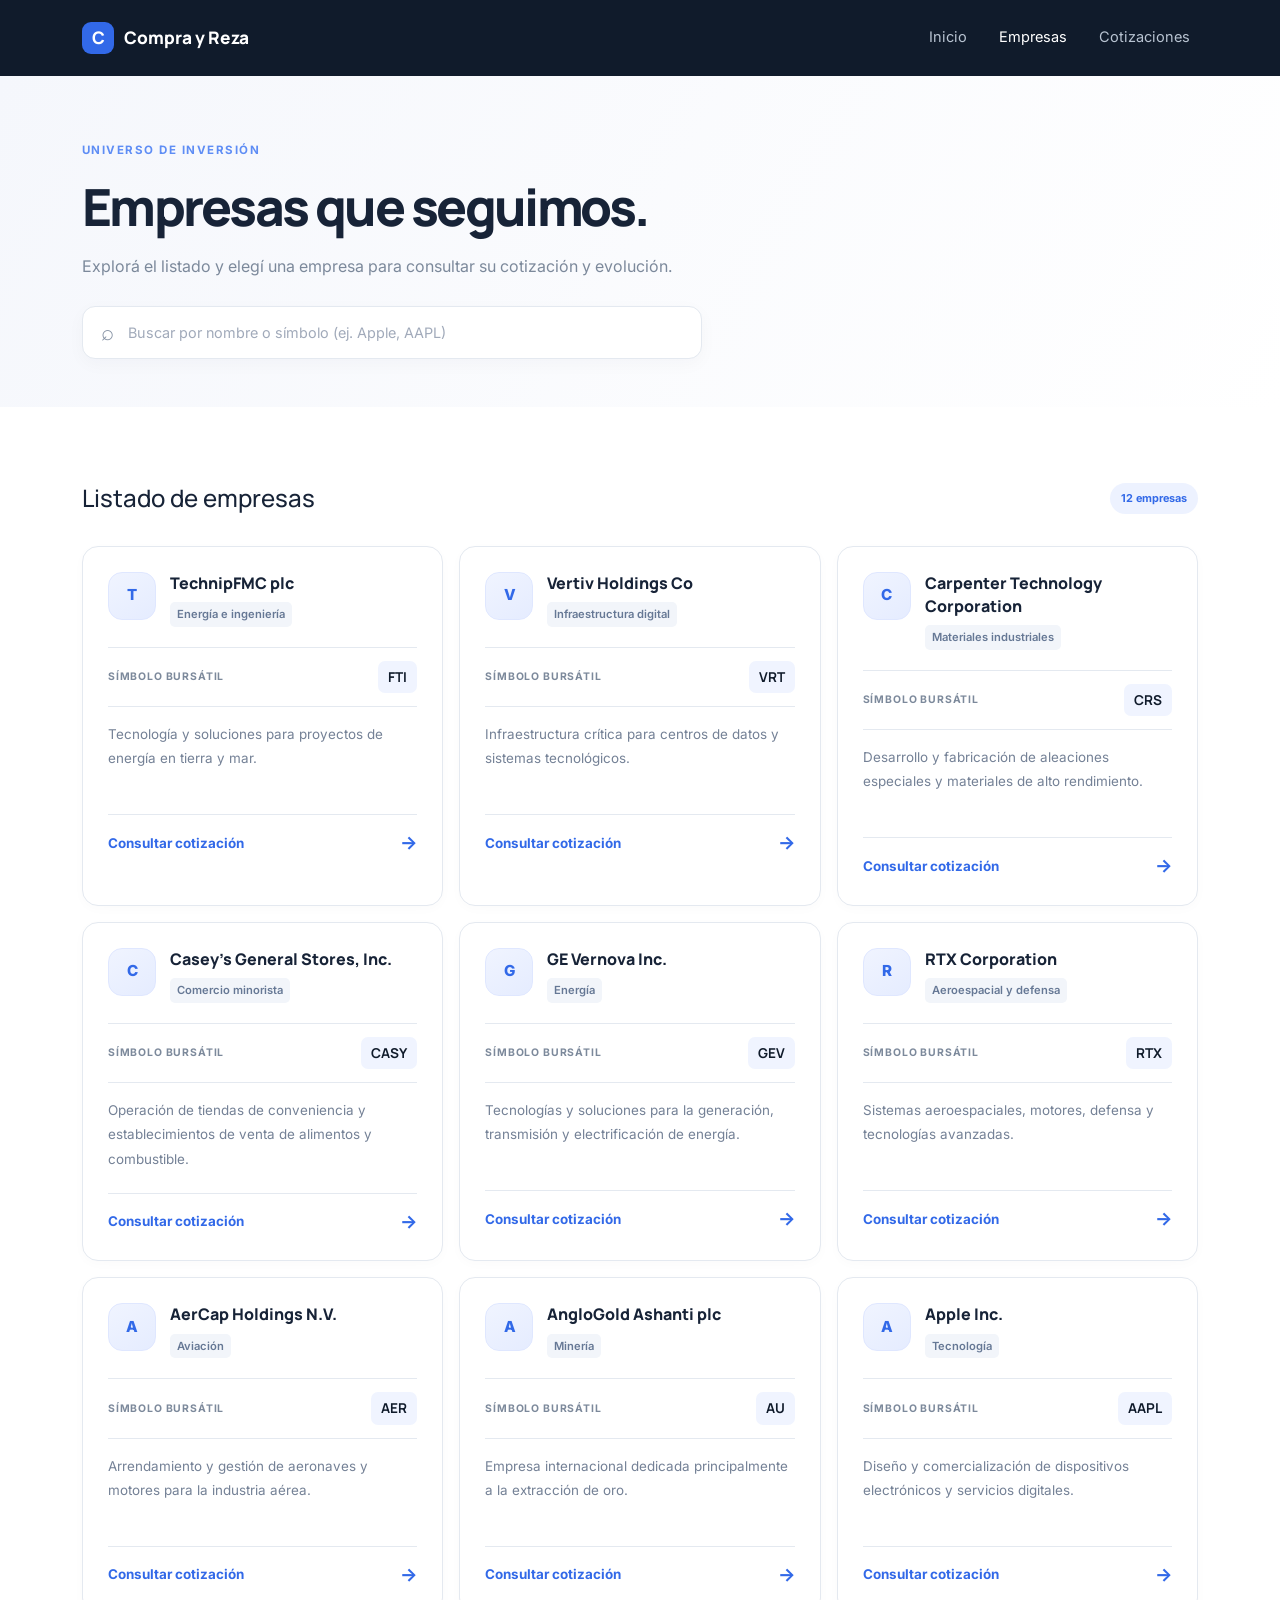
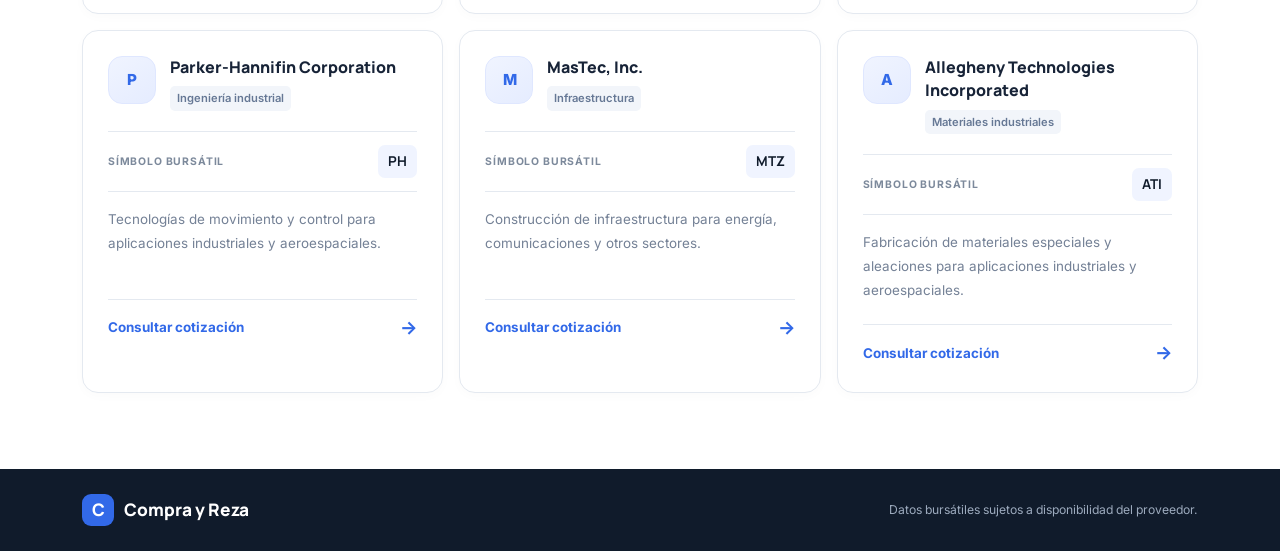
<file: empresas.html>
<!doctype html>
<html lang="es">
<head>
  <meta charset="utf-8"><meta name="viewport" content="width=device-width, initial-scale=1">
  <title>Empresas | Compra y Reza</title>
  <link href="https://fonts.googleapis.com/css2?family=Inter:wght@400;500;600;700&family=Manrope:wght@400;500;600;700;800&display=swap" rel="stylesheet">
  <link href="https://cdn.jsdelivr.net/npm/bootstrap@5.3.3/dist/css/bootstrap.min.css" rel="stylesheet"><link href="css/styles.css" rel="stylesheet">
</head>
<body>
  <nav class="navbar navbar-expand-lg navbar-dark site-nav"><div class="container"><a class="navbar-brand brand" href="index.html"><span class="brand-mark">C</span> Compra y Reza</a><button class="navbar-toggler" type="button" data-bs-toggle="collapse" data-bs-target="#mainNav" aria-controls="mainNav" aria-expanded="false" aria-label="Abrir menú"><span class="navbar-toggler-icon"></span></button><div class="collapse navbar-collapse" id="mainNav"><ul class="navbar-nav ms-auto align-items-lg-center gap-lg-3"><li class="nav-item"><a class="nav-link" href="index.html">Inicio</a></li><li class="nav-item"><a class="nav-link active" href="empresas.html">Empresas</a></li><li class="nav-item"><a class="nav-link" href="cotizaciones.html">Cotizaciones</a></li></ul></div></div></nav>
  <main class="page-main"><section class="page-hero"><div class="container"><div class="eyebrow">UNIVERSO DE INVERSIÓN</div><h1>Empresas que seguimos.</h1><p>Explorá el listado y elegí una empresa para consultar su cotización y evolución.</p><div class="search-wrap"><span>⌕</span><input id="companySearch" type="search" placeholder="Buscar por nombre o símbolo (ej. Apple, AAPL)" aria-label="Buscar empresas"></div></div></section>
  <section class="section-space"><div class="container"><div class="d-flex justify-content-between align-items-center mb-3"><h2 class="h4 mb-0">Listado de empresas</h2><span id="companyCount" class="muted-label"></span></div><div id="companiesGrid" class="row g-3"></div></div></section></main>
  <footer class="site-footer"><div class="container footer-inner"><a class="brand" href="index.html"><span class="brand-mark">C</span> Compra y Reza</a><span>Datos bursátiles sujetos a disponibilidad del proveedor.</span></div></footer>
  <script src="https://cdn.jsdelivr.net/npm/bootstrap@5.3.3/dist/js/bootstrap.bundle.min.js"></script><script src="js/companies.js"></script><script src="js/app.js"></script>
</body></html>
</file>
<file: css/styles.css>
:root{--navy:#101b2b;--navy2:#17263a;--ink:#172337;--muted:#7c899b;--line:#e4e9f0;--blue:#3269e8;--pale:#f5f7fb;--green:#2eaa78}
*{box-sizing:border-box}body{margin:0;font-family:Inter,Arial,sans-serif;color:var(--ink);background:#fff}h1,h2,h3,.brand{font-family:Manrope,Inter,sans-serif}a{text-decoration:none}.site-nav{background:var(--navy);padding:17px 0}.brand{font-weight:800;color:#fff!important;display:inline-flex;align-items:center;gap:10px;font-size:1.08rem}.brand-mark{display:inline-grid;place-items:center;width:32px;height:32px;border-radius:9px;background:var(--blue);color:#fff;font-weight:800}.nav-link{color:#b8c3d1!important;font-size:.91rem}.nav-link:hover,.nav-link.active{color:#fff!important}.hero-section{background:radial-gradient(ellipse at 80% 35%,#203957 0%,transparent 42%),linear-gradient(120deg,#101b2b,#14243a);color:#fff;padding:85px 0 88px}.hero-grid{display:grid;grid-template-columns:1.05fr .95fr;gap:70px;align-items:center}.eyebrow{font-size:.72rem;font-weight:700;letter-spacing:.13em;color:#5e8df5;margin-bottom:17px}.status-dot{display:inline-block;width:7px;height:7px;background:#49d59a;border-radius:50%;margin-right:7px}.hero-copy h1{font-size:clamp(2.6rem,4.5vw,4.25rem);font-weight:800;letter-spacing:-.055em;line-height:1.09;margin-bottom:22px}.hero-copy h1 span{color:#7da1ff}.hero-lead{max-width:530px;color:#bdc8d8;font-size:1.08rem;line-height:1.8}.btn-primary{background:var(--blue);border-color:var(--blue);font-weight:600}.btn-primary:hover{background:#2557c8;border-color:#2557c8}.btn-ghost{color:#fff;border:1px solid #53647b;font-weight:600}.btn-ghost:hover{background:#ffffff12;color:#fff}.hero-note{font-size:.82rem;color:#b8c3d1;margin-top:28px}.hero-note span{color:#49d59a;margin-right:7px}.market-card{background:#fff;color:var(--ink);border-radius:17px;padding:27px;box-shadow:0 24px 60px #0003}.card-topline,.section-heading,.market-foot,.quote-row,.footer-inner,.chart-header{display:flex;align-items:center;justify-content:space-between;gap:16px}.muted-label{color:#8591a3;font-size:.68rem;font-weight:700;letter-spacing:.1em}.market-card h2{font-size:1.25rem;font-weight:800;margin:6px 0}.live-pill{display:inline-block;white-space:nowrap;border-radius:30px;background:#e7f8f0;color:#16865b;font-size:.68rem;font-weight:700;padding:7px 10px}.card-description{color:#7c899b;font-size:.85rem;margin:18px 0}.quote-list{border-top:1px solid var(--line)}.quote-row{padding:15px 0;border-bottom:1px solid var(--line);gap:12px}.quote-symbol{font-weight:800;font-size:.85rem;min-width:50px}.quote-company{color:#7c899b;font-size:.83rem;flex:1}.quote-value{font-weight:700;font-size:.87rem}.market-foot{font-size:.7rem;color:#9aa4b2;margin-top:17px}.market-foot a,.text-link{color:var(--blue);font-size:.84rem;font-weight:700}.section-space{padding:76px 0}.section-heading{align-items:end}.section-heading h2,.philosophy h2{font-size:2rem;font-weight:800;letter-spacing:-.04em;margin:0}.section-heading>p{max-width:350px;color:#7c899b;font-size:.9rem;margin:0;line-height:1.7}.feature-card{height:100%;border:1px solid var(--line);border-radius:14px;padding:26px;background:#fff}.feature-icon{display:grid;place-items:center;width:43px;height:43px;border-radius:12px;background:#edf2ff;color:var(--blue);font-size:1.35rem;margin-bottom:22px}.feature-card h3{font-size:1.05rem;font-weight:800}.feature-card p{color:#7c899b;font-size:.88rem;line-height:1.75;margin:10px 0 0}.section-tint{background:#f6f8fc}.company-card{height:100%;border:1px solid var(--line);border-radius:14px;padding:23px;background:#fff;transition:transform .18s,box-shadow .18s}.company-card:hover{transform:translateY(-3px);box-shadow:0 12px 28px #182a4510}.company-card-top{display:flex;align-items:center;gap:13px;margin-bottom:18px}.company-logo{width:43px;height:43px;display:grid;place-items:center;border-radius:12px;background:#edf2ff;color:#3269e8;font-weight:800}.company-card h3{font-size:1rem;font-weight:800;margin:0 0 4px}.company-card .sector{font-size:.78rem;color:#8793a3}.company-card p{font-size:.85rem;color:#7c899b;line-height:1.65;min-height:44px}.company-card a{font-size:.82rem;color:var(--blue);font-weight:700}.philosophy{display:grid;grid-template-columns:1fr 1fr;gap:70px;align-items:center}.philosophy p{color:#7c899b;line-height:1.8;font-size:.93rem}.site-footer{background:var(--navy);padding:25px 0;color:#9caabd;font-size:.76rem}.footer-inner{flex-wrap:wrap}.page-main{min-height:70vh}.page-hero{padding:66px 0 48px;background:linear-gradient(120deg,#f5f7fc,#fff)}.page-hero h1{font-size:clamp(2.3rem,4vw,3.4rem);font-weight:800;letter-spacing:-.05em;margin-bottom:14px}.page-hero p{color:#7c899b;max-width:650px;line-height:1.75}.search-wrap{display:flex;align-items:center;gap:12px;max-width:560px;background:#fff;border:1px solid var(--line);border-radius:10px;padding:12px 16px;margin-top:26px;color:#8591a3}.search-wrap input{width:100%;border:0;outline:0;font:inherit;font-size:.9rem}.chart-layout{display:grid;grid-template-columns:270px minmax(0,1fr);gap:22px;align-items:start}.company-picker,.chart-card{border:1px solid var(--line);border-radius:15px;padding:23px;background:#fff}.form-select{margin:8px 0 24px;border-color:var(--line);padding:11px;font-size:.9rem}.selected-quote{padding:20px 0;border-top:1px solid var(--line);border-bottom:1px solid var(--line);display:flex;flex-direction:column;gap:8px}.selected-quote strong{font-size:1.8rem;font-family:Manrope,sans-serif}.selected-quote small{color:#7c899b}.notice-box{margin-top:18px;background:#f5f7fb;padding:13px;border-radius:9px;color:#7c899b;font-size:.75rem;line-height:1.65}.chart-header{align-items:flex-start}.chart-header h2{font-size:1.3rem;font-weight:800;margin:6px 0}.chart-area{position:relative;height:360px;margin-top:24px}.chart-message{font-size:.8rem;color:#8793a3;margin:16px 0 0}.empty-state{grid-column:1/-1;padding:30px;text-align:center;color:#7c899b;background:#f5f7fb;border-radius:12px}
@media(max-width:991px){.hero-grid{grid-template-columns:1fr;gap:42px}.hero-section{padding:65px 0}.market-card{max-width:650px}.chart-layout{grid-template-columns:1fr}.philosophy{gap:35px}}
@media(max-width:575px){.hero-copy h1{font-size:2.55rem}.section-space{padding:55px 0}.section-heading{align-items:flex-start;flex-direction:column}.section-heading h2,.philosophy h2{font-size:1.7rem}.philosophy{grid-template-columns:1fr;gap:18px}.market-card{padding:20px}.quote-company{display:none}.market-foot{align-items:flex-start;flex-direction:column}.chart-area{height:280px}.footer-inner{align-items:flex-start;flex-direction:column;gap:14px}}

/* Seccion Empresas */

#companiesGrid {
  margin-top: 10px;
}

#companyCount {
  background: #edf2ff;
  color: var(--blue);
  padding: 7px 11px;
  border-radius: 20px;
  letter-spacing: 0;
  white-space: nowrap;
}

.search-wrap {
  max-width: 620px;
  border-radius: 13px;
  padding: 14px 18px;
  box-shadow: 0 5px 18px #17233708;
  transition: border-color 0.2s, box-shadow 0.2s;
}

.search-wrap:focus-within {
  border-color: var(--blue);
  box-shadow: 0 0 0 4px #3269e815;
}

.search-wrap > span {
  font-size: 1.4rem;
  line-height: 1;
}

.search-wrap input::placeholder {
  color: #a1aaba;
}

.company-card {
  position: relative;
  overflow: hidden;
  border-radius: 16px;
  padding: 25px;
  box-shadow: 0 3px 12px #17233705;
  transition:
    transform 0.2s ease,
    border-color 0.2s ease,
    box-shadow 0.2s ease;
}

.company-card::before {
  content: "";
  position: absolute;
  top: 0;
  left: 0;
  width: 100%;
  height: 3px;
  background: linear-gradient(90deg, var(--blue), #8daaff);
  opacity: 0;
  transition: opacity 0.2s ease;
}

.company-card:hover {
  transform: translateY(-5px);
  border-color: #cbd8fb;
  box-shadow: 0 15px 35px #17233712;
}

.company-card:hover::before {
  opacity: 1;
}

.company-card-top {
  align-items: flex-start;
  gap: 14px;
  margin-bottom: 20px;
}

.company-logo {
  flex-shrink: 0;
  width: 48px;
  height: 48px;
  border: 1px solid #dfe7ff;
  border-radius: 14px;
  background: linear-gradient(145deg, #f0f4ff, #e5ecff);
  color: var(--blue);
  font-size: 0.95rem;
  letter-spacing: -0.03em;
}

.company-card h3 {
  font-size: 1rem;
  line-height: 1.45;
  overflow-wrap: anywhere;
}

.company-card .sector {
  display: inline-block;
  margin-top: 3px;
  color: #667895;
  background: #f2f5fa;
  border-radius: 5px;
  padding: 4px 7px;
  font-size: 0.7rem;
  font-weight: 600;
}

.company-card p {
  color: #748196;
  font-size: 0.84rem;
  line-height: 1.8;
  min-height: 70px;
  margin-bottom: 22px;
}

.company-card a {
  display: inline-flex;
  align-items: center;
  gap: 7px;
  font-size: 0.83rem;
}

.company-card a:hover {
  color: #204fc2;
}

.empty-state {
  border: 1px dashed #d6deeb;
  padding: 45px 24px;
  line-height: 1.7;
}

@media (max-width: 575px) {
  #companyCount {
    font-size: 0.65rem;
  }

  .company-card {
    padding: 21px;
  }

  .company-card p {
    min-height: auto;
  }
}

@media (prefers-reduced-motion: reduce) {
  .company-card,
  .company-card::before,
  .search-wrap {
    transition: none;
  }

  .company-card:hover {
    transform: none;
  }
}

/* Informacion y acceso a cotizaciones de empresas */

.company-info {
  min-width: 0;
  flex: 1;
}

.company-info h3 {
  overflow-wrap: anywhere;
}

.company-symbol {
  display: flex;
  align-items: center;
  justify-content: space-between;
  gap: 12px;
  padding: 13px 0;
  margin-bottom: 15px;
  border-top: 1px solid var(--line);
  border-bottom: 1px solid var(--line);
}

.company-symbol span {
  color: var(--muted);
  font-size: 0.65rem;
  font-weight: 700;
  letter-spacing: 0.08em;
}

.company-symbol strong {
  color: var(--navy);
  background: #f0f4ff;
  border-radius: 7px;
  padding: 6px 10px;
  font-family: Manrope, sans-serif;
  font-size: 0.85rem;
}

.company-card .company-link {
  display: flex;
  align-items: center;
  justify-content: space-between;
  gap: 10px;
  width: 100%;
  padding-top: 14px;
  border-top: 1px solid var(--line);
  color: var(--blue);
  font-size: 0.84rem;
  font-weight: 700;
}

.company-link span {
  font-size: 1.15rem;
  transition: transform 0.2s ease;
}

.company-link:hover span {
  transform: translateX(4px);
}

.company-card p {
  min-height: 70px;
}

@media (max-width: 575px) {
  .company-card p {
    min-height: auto;
  }
}

@media (prefers-reduced-motion: reduce) {
  .company-link span {
    transition: none;
  }
}
</file>
